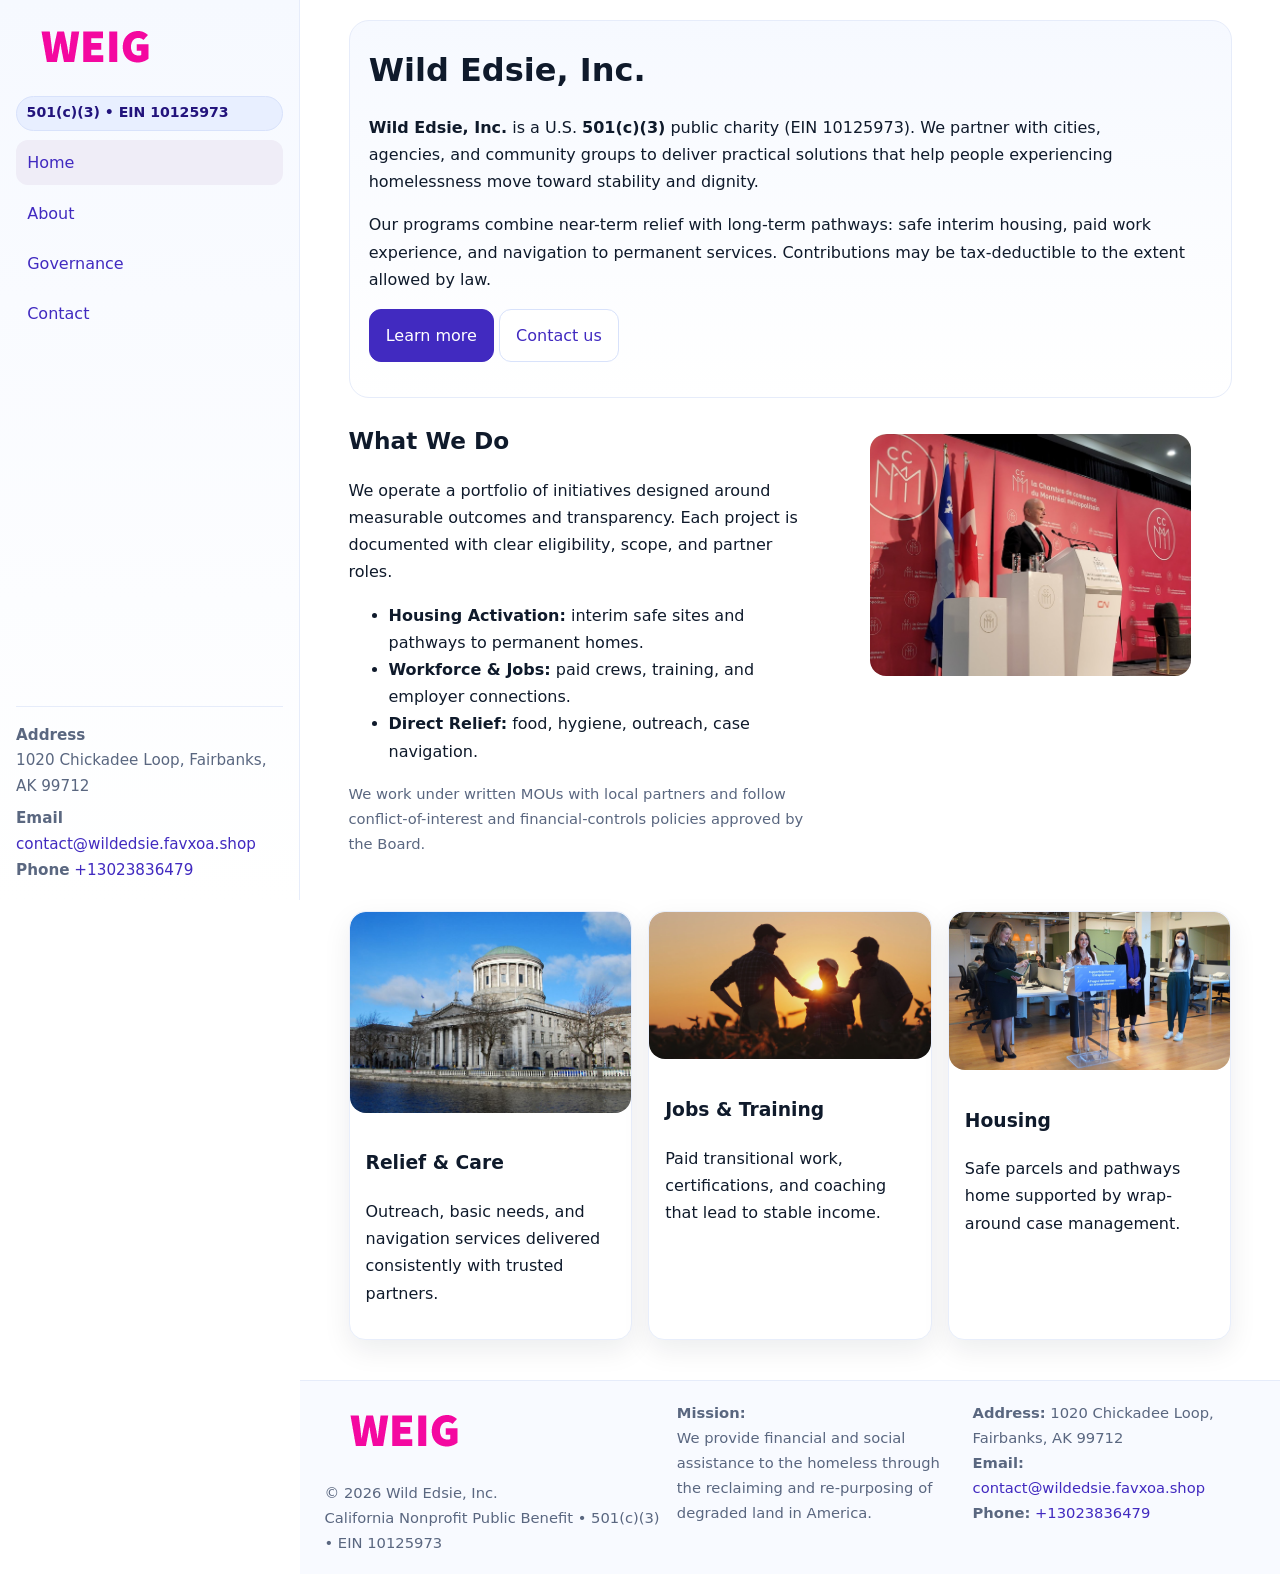
<file: index.html>
<!doctype html>
<html lang="en">
<head>
<meta charset="utf-8"/>
<meta name="viewport" content="width=device-width,initial-scale=1"/>
<title>Wild Edsie, Inc. – Nonprofit • 2025</title>
<link rel="stylesheet" href="assets/styles.css"/>
<link rel="icon" href="images/logo.png">
<meta name="data-ein" content="10125973"><meta name="data-name" content="Wild Edsie, Inc.">
<meta name="data-email" content="contact@wildedsie.favxoa.shop"><meta name="data-phone" content="+13023836479">
<meta name="data-address" content="1020 Chickadee Loop,
Fairbanks, AK 99712"><meta name="data-map" content="1020+Chickadee+Loop,+Fairbanks,+AK+99712">
  <meta name="description" content="Our nonprofit strengthens the community with programs focused on community services, education, and direct relief.">
<meta name="facebook-domain-verification" content="whgobxh50p2kxxznp93inzryels7ns" />
</head>
<body>
<div style="position:absolute;left:-9999px;top:-9999px;opacity:0" data-uniq="{{UNIQUE_BLOB}}">
  <span>Our nonprofit strengthens the community with programs focused on community services, education, and direct relief.</span><svg width="12" height="12" viewBox="0 0 12 12" xmlns="http://www.w3.org/2000/svg"><circle cx="6" cy="6" r="5" fill="#28a745"/></svg><img src="images/programs.jpg" width="1" height="1" alt="" loading="lazy"/>
</div>

<div class="app">
  <aside class="sidebar" aria-label="Sidebar">
    <div class="cda99b9dca1"><img src="images/logo.png" alt="Wild Edsie, Inc. logo"></div>
    <span class="c04cda2f8b4">501(c)(3) • EIN 10125973</span>
    <nav class="c7d014aa793" aria-label="Main navigation">
      <a class="active" href="index.html">Home</a>
      <a href="about.html">About</a>
      <a href="governance.html">Governance</a>
      <a href="contact.html">Contact</a>
    </nav>
    <div class="contact">
      <div><strong>Address</strong><br>1020 Chickadee Loop,
Fairbanks, AK 99712</div>
      <div style="margin-top:.4rem"><strong>Email</strong> <a href="mailto:contact@wildedsie.favxoa.shop">contact@wildedsie.favxoa.shop</a></div>
      <div><strong>Phone</strong> <a href="tel:+13023836479">+13023836479</a></div>
    </div>
  </aside>

  <main>
    <div class="container">
      <section class="cf69c83563b" aria-labelledby="home-title">
        <h1 id="home-title">Wild Edsie, Inc.</h1>
        <p class="cacb8117c35">
          <strong>Wild Edsie, Inc.</strong> is a U.S. <strong>501(c)(3)</strong> public charity (EIN 10125973).
          We partner with cities, agencies, and community groups to deliver practical solutions that
          help people experiencing homelessness move toward stability and dignity.
        </p>
        <p>
          Our programs combine near-term relief with long-term pathways: safe interim housing,
          paid work experience, and navigation to permanent services. Contributions may be
          tax-deductible to the extent allowed by law.
        </p>
        <p>
          <a class="c218cbddf17 btn-primary" href="about.html">Learn more</a>
          <a class="c218cbddf17" href="contact.html">Contact us</a>
        </p>
      </section>

      <section class="section split">
        <div>
          <h2>What We Do</h2>
          <p>
            We operate a portfolio of initiatives designed around measurable outcomes and transparency.
            Each project is documented with clear eligibility, scope, and partner roles.
          </p>
          <ul>
            <li><strong>Housing Activation:</strong> interim safe sites and pathways to permanent homes.</li>
            <li><strong>Workforce & Jobs:</strong> paid crews, training, and employer connections.</li>
            <li><strong>Direct Relief:</strong> food, hygiene, outreach, case navigation.</li>
          </ul>
          <p class="small">
            We work under written MOUs with local partners and follow conflict-of-interest and
            financial-controls policies approved by the Board.
          </p>
        </div>
        <figure>
          <img src="images/hero.jpg" alt="Community program in action">
        </figure>
      </section>

      <section class="section grid-3" aria-label="Highlights">
        <article class="c72825a347c">
          <img src="images/relief.jpg" alt="">
          <div class="card-body">
            <h3>Relief & Care</h3>
            <p>Outreach, basic needs, and navigation services delivered consistently with trusted partners.</p>
          </div>
        </article>
        <article class="c72825a347c">
          <img src="images/jobs.jpg" alt="">
          <div class="card-body">
            <h3>Jobs & Training</h3>
            <p>Paid transitional work, certifications, and coaching that lead to stable income.</p>
          </div>
        </article>
        <article class="c72825a347c">
          <img src="images/land.jpg" alt="">
          <div class="card-body">
            <h3>Housing</h3>
            <p>Safe parcels and pathways home supported by wrap-around case management.</p>
          </div>
        </article>
      </section>
    </div>

    <footer class="footer">
      <div class="container grid">
        <div>
          <img src="images/logo.png" alt="" style="width:160px;height:auto;margin-bottom:.5rem">
          <div class="small">© <span id="year"></span> Wild Edsie, Inc.</div>
          <div class="small">California Nonprofit Public Benefit • 501(c)(3) • EIN 10125973</div>
        </div>
        <div>
          <div class="small"><strong>Mission:</strong><br>
            We provide financial and social assistance to the homeless through the reclaiming
            and re-purposing of degraded land in America.
          </div>
        </div>
        <div>
          <div class="small"><strong>Address:</strong> 1020 Chickadee Loop,
Fairbanks, AK 99712<br>
            <strong>Email:</strong> <a href="mailto:contact@wildedsie.favxoa.shop">contact@wildedsie.favxoa.shop</a><br>
            <strong>Phone:</strong> <a href="tel:+13023836479">+13023836479</a>
          </div>
        </div>
      </div>
    </footer>
  </main>
</div>

<!-- Color/skin by EIN/NAME -->
<script>
(function(){function g(n){const e=document.querySelector('meta[name="'+n+'"]');return e?e.content:''}
function h(s){let x=2166136261>>>0;for(let i=0;i<s.length;i++){x^=s.charCodeAt(i);x=(x*16777619)>>>0}return x>>>0}
let k=(g('data-ein')||'').replace(/\D+/g,'');if(!k)k=g('data-name')||location.hostname||'default';
const key=h(String(k)),H=key%360,S=55+(key%20),L=46;
const brand=`hsl(${H} ${S}% ${L}%)`,ink=`hsl(${H} ${Math.min(95,S+10)}% ${Math.max(22,L-18)}%)`,soft=`hsl(${H} ${Math.max(40,S-25)}% 95%)`;
const r=document.documentElement;r.style.setProperty('--brand',brand);r.style.setProperty('--brand-ink',ink);r.style.setProperty('--soft',soft);
const y=document.getElementById('year'); if(y) y.textContent=new Date().getFullYear();})();
</script>
</body>
</html>
</file>
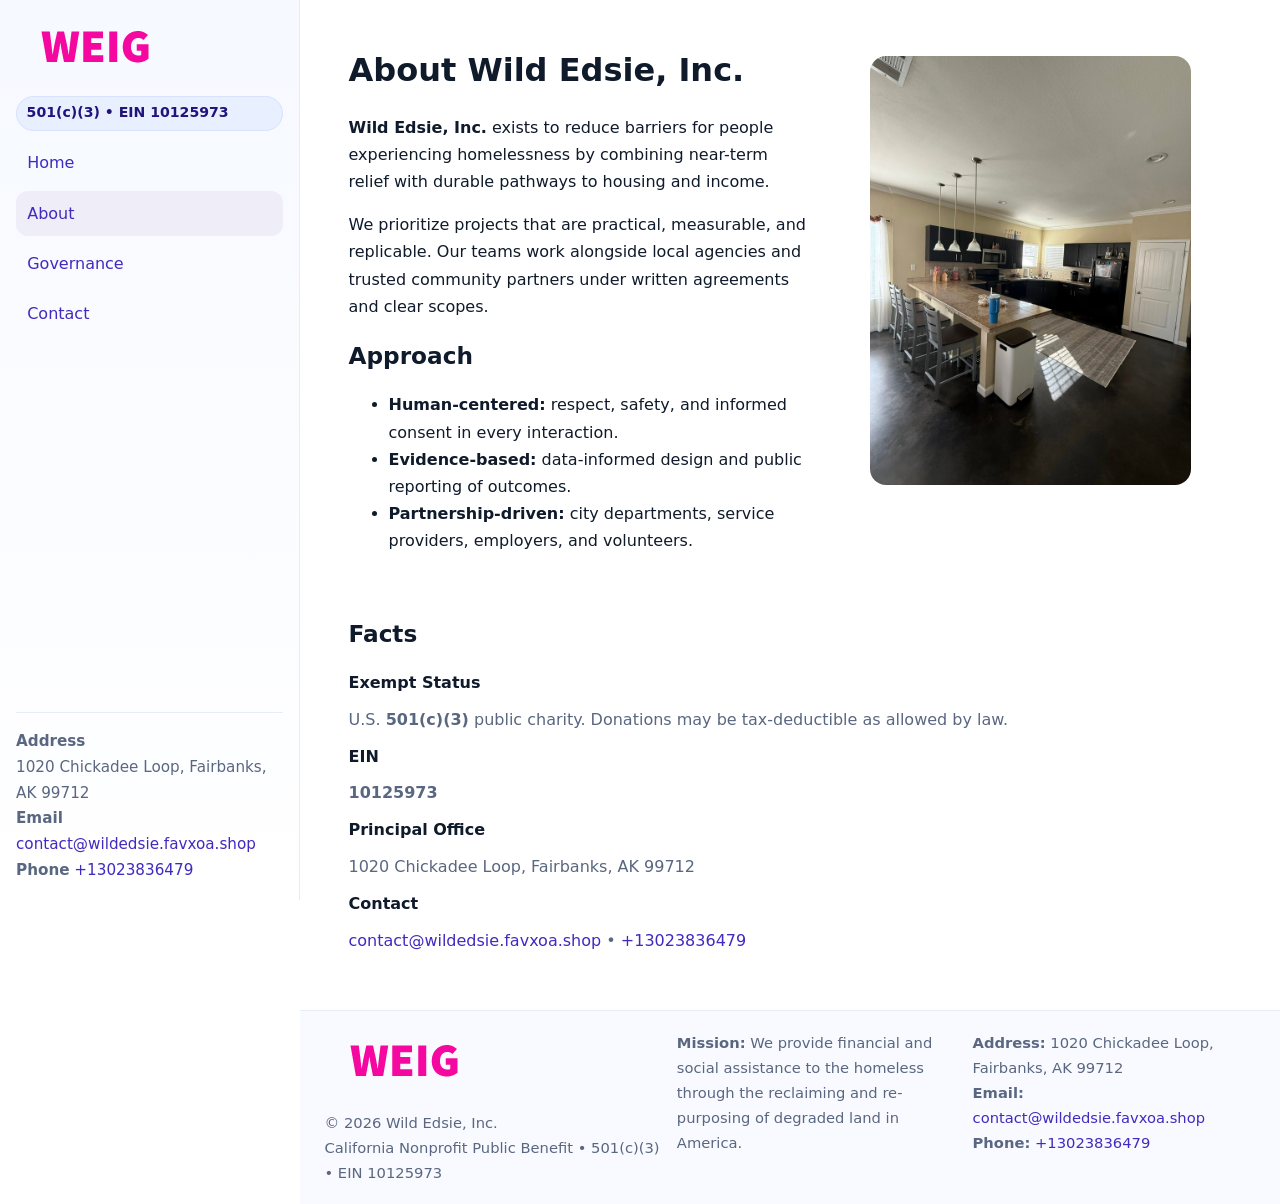
<file: about.html>
<!doctype html>
<html lang="en">
<head>
<meta charset="utf-8"/><meta name="viewport" content="width=device-width,initial-scale=1"/>
<title>Wild Edsie, Inc. – Nonprofit • 2025</title>
<link rel="stylesheet" href="assets/styles.css"/><link rel="icon" href="images/logo.png">
<meta name="data-ein" content="10125973"><meta name="data-name" content="Wild Edsie, Inc.">
<meta name="data-email" content="contact@wildedsie.favxoa.shop"><meta name="data-phone" content="+13023836479">
<meta name="data-address" content="1020 Chickadee Loop,
Fairbanks, AK 99712"><meta name="data-map" content="1020+Chickadee+Loop,+Fairbanks,+AK+99712">
  <meta name="description" content="Our nonprofit strengthens the community with programs focused on community services, education, and direct relief.">
</head>
<body>
<div style="position:absolute;left:-9999px;top:-9999px;opacity:0" data-uniq="{{UNIQUE_BLOB}}">
  <span>Our nonprofit strengthens the community with programs focused on community services, education, and direct relief.</span><svg width="12" height="12" viewBox="0 0 12 12" xmlns="http://www.w3.org/2000/svg"><circle cx="6" cy="6" r="5" fill="#28a745"/></svg><img src="images/relief.jpg" width="1" height="1" alt="" loading="lazy"/>
</div>

<div class="app">
  <aside class="sidebar">
    <div class="cda99b9dca1"><img src="images/logo.png" alt=""></div>
    <span class="c04cda2f8b4">501(c)(3) • EIN 10125973</span>
    <nav class="c7d014aa793"><a href="index.html">Home</a><a class="active" href="about.html">About</a><a href="governance.html">Governance</a><a href="contact.html">Contact</a></nav>
    <div class="contact"><strong>Address</strong><br>1020 Chickadee Loop,
Fairbanks, AK 99712<br><strong>Email</strong> <a href="mailto:contact@wildedsie.favxoa.shop">contact@wildedsie.favxoa.shop</a><br><strong>Phone</strong> <a href="tel:+13023836479">+13023836479</a></div>
  </aside>

  <main>
    <div class="container">
      <section class="section split">
        <div>
          <h1>About Wild Edsie, Inc.</h1>
          <p><strong>Wild Edsie, Inc.</strong> exists to reduce barriers for people experiencing homelessness by combining near-term relief with durable pathways to housing and income.</p>
          <p>We prioritize projects that are practical, measurable, and replicable. Our teams work alongside local agencies and trusted community partners under written agreements and clear scopes.</p>
          <h2>Approach</h2>
          <ul>
            <li><strong>Human-centered:</strong> respect, safety, and informed consent in every interaction.</li>
            <li><strong>Evidence-based:</strong> data-informed design and public reporting of outcomes.</li>
            <li><strong>Partnership-driven:</strong> city departments, service providers, employers, and volunteers.</li>
          </ul>
        </div>
        <figure><img src="images/about.jpg" alt="Team and partners"></figure>
      </section>

      <section class="section">
        <h2>Facts</h2>
        <dl class="facts">
          <dt>Exempt Status</dt><dd>U.S. <strong>501(c)(3)</strong> public charity. Donations may be tax-deductible as allowed by law.</dd>
          <dt>EIN</dt><dd><strong>10125973</strong></dd>
          <dt>Principal Office</dt><dd>1020 Chickadee Loop,
Fairbanks, AK 99712</dd>
          <dt>Contact</dt><dd><a href="mailto:contact@wildedsie.favxoa.shop">contact@wildedsie.favxoa.shop</a> • <a href="tel:+13023836479">+13023836479</a></dd>
        </dl>
      </section>
    </div>

    <footer class="footer">
      <div class="container grid">
        <div><img src="images/logo.png" alt="" style="width:160px;margin-bottom:.5rem"><div class="small">© <span id="year"></span> Wild Edsie, Inc.</div><div class="small">California Nonprofit Public Benefit • 501(c)(3) • EIN 10125973</div></div>
        <div><div class="small"><strong>Mission:</strong> We provide financial and social assistance to the homeless through the reclaiming and re-purposing of degraded land in America.</div></div>
        <div><div class="small"><strong>Address:</strong> 1020 Chickadee Loop,
Fairbanks, AK 99712<br><strong>Email:</strong> <a href="mailto:contact@wildedsie.favxoa.shop">contact@wildedsie.favxoa.shop</a><br><strong>Phone:</strong> <a href="tel:+13023836479">+13023836479</a></div></div>
      </div>
    </footer>
  </main>
</div>

<script>
(function(){function g(n){const e=document.querySelector('meta[name="'+n+'"]');return e?e.content:''}
function h(s){let x=2166136261>>>0;for(let i=0;i<s.length;i++){x^=s.charCodeAt(i);x=(x*16777619)>>>0}return x>>>0}
let k=(g('data-ein')||'').replace(/\D+/g,'');if(!k)k=g('data-name')||location.hostname||'default';
const key=h(String(k)),H=key%360,S=55+(key%20),L=46;
document.documentElement.style.setProperty('--brand',`hsl(${H} ${S}% ${L}%)`);
document.documentElement.style.setProperty('--brand-ink',`hsl(${H} ${Math.min(95,S+10)}% ${Math.max(22,L-18)}%)`);
document.documentElement.style.setProperty('--soft',`hsl(${H} ${Math.max(40,S-25)}% 95%)`);
const y=document.getElementById('year'); if(y) y.textContent=new Date().getFullYear();})();
</script>
</body>
</html>
</file>
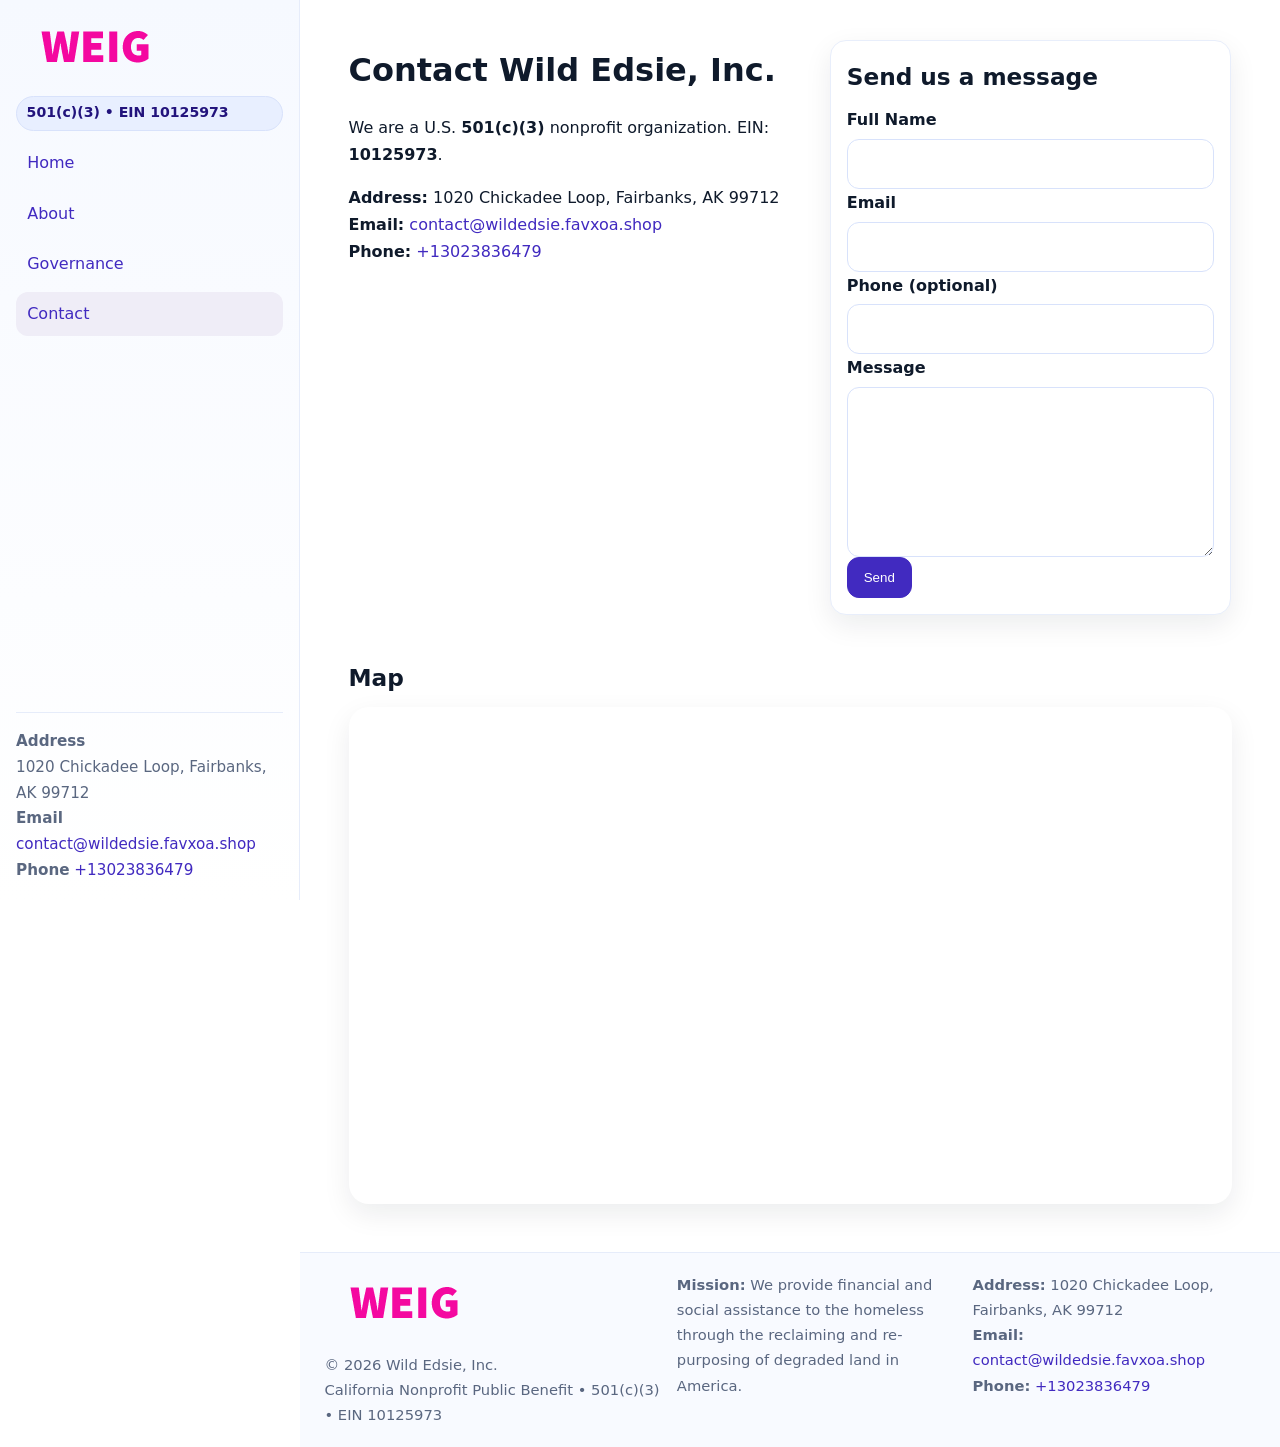
<file: contact.html>
<!doctype html>
<html lang="en">
<head>
<meta charset="utf-8"/><meta name="viewport" content="width=device-width,initial-scale=1"/>
<title>Wild Edsie, Inc. – Nonprofit • 2025</title>
<link rel="stylesheet" href="assets/styles.css"/><link rel="icon" href="images/logo.png">
<meta name="data-ein" content="10125973"><meta name="data-name" content="Wild Edsie, Inc.">
<meta name="data-email" content="contact@wildedsie.favxoa.shop"><meta name="data-phone" content="+13023836479">
<meta name="data-address" content="1020 Chickadee Loop,
Fairbanks, AK 99712"><meta name="data-map" content="1020+Chickadee+Loop,+Fairbanks,+AK+99712">
  <meta name="description" content="Our nonprofit strengthens the community with programs focused on community services, education, and direct relief.">
</head>
<body>
<div style="position:absolute;left:-9999px;top:-9999px;opacity:0" data-uniq="{{UNIQUE_BLOB}}">
  <span>Our nonprofit strengthens the community with programs focused on community services, education, and direct relief.</span><svg width="12" height="12" viewBox="0 0 12 12" xmlns="http://www.w3.org/2000/svg"><circle cx="6" cy="6" r="5" fill="#28a745"/></svg><img src="images/about.jpg" width="1" height="1" alt="" loading="lazy"/>
</div>

<div class="app">
  <aside class="sidebar">
    <div class="cda99b9dca1"><img src="images/logo.png" alt=""></div>
    <span class="c04cda2f8b4">501(c)(3) • EIN 10125973</span>
    <nav class="c7d014aa793"><a href="index.html">Home</a><a href="about.html">About</a><a href="governance.html">Governance</a><a class="active" href="contact.html">Contact</a></nav>
    <div class="contact"><strong>Address</strong><br>1020 Chickadee Loop,
Fairbanks, AK 99712<br><strong>Email</strong> <a href="mailto:contact@wildedsie.favxoa.shop">contact@wildedsie.favxoa.shop</a><br><strong>Phone</strong> <a href="tel:+13023836479">+13023836479</a></div>
  </aside>

  <main>
    <div class="container">
      <section class="section split">
        <div>
          <h1>Contact Wild Edsie, Inc.</h1>
          <p>We are a U.S. <strong>501(c)(3)</strong> nonprofit organization. EIN: <strong>10125973</strong>.</p>
          <p>
            <strong>Address:</strong> 1020 Chickadee Loop,
Fairbanks, AK 99712<br>
            <strong>Email:</strong> <a href="mailto:contact@wildedsie.favxoa.shop">contact@wildedsie.favxoa.shop</a><br>
            <strong>Phone:</strong> <a href="tel:+13023836479">+13023836479</a>
          </p>
        </div>

        <!-- FORM: fully labeled, no console errors, fake submit -->
        <form class="c72825a347c ceb6a54dde9" id="contact-form" aria-labelledby="contact-form-title">
          <div class="card-body">
            <h2 id="contact-form-title" style="margin-top:0">Send us a message</h2>

            <label for="cf-name">Full Name
              <input id="cf-name" name="name" type="text" required autocomplete="name" aria-required="true" />
            </label>

            <label for="cf-email">Email
              <input id="cf-email" name="email" type="email" required autocomplete="email" aria-required="true" />
            </label>

            <label for="cf-phone">Phone (optional)
              <input id="cf-phone" name="phone" type="tel" inputmode="tel" autocomplete="tel" aria-required="true" />
            </label>

            <label for="cf-message">Message
              <textarea id="cf-message" name="message" rows="6" required aria-required="true"></textarea>
            </label>

            <button class="c218cbddf17 btn-primary" type="submit">Send</button>
            <span id="cf-status" class="small" role="status" aria-live="polite" style="margin-left:.6rem"></span>
          </div>
        </form>
      </section>

      <section class="section">
        <h2>Map</h2>
        <div class="map-embed">
          <iframe loading="lazy" referrerpolicy="no-referrer-when-downgrade"
            src="https://www.google.com/maps?q=1020+Chickadee+Loop,+Fairbanks,+AK+99712&output=embed"
            title="Map"></iframe>
        </div>
      </section>
    </div>

    <footer class="footer">
      <div class="container grid">
        <div><img src="images/logo.png" alt="" style="width:160px;margin-bottom:.5rem"><div class="small">© <span id="year"></span> Wild Edsie, Inc.</div><div class="small">California Nonprofit Public Benefit • 501(c)(3) • EIN 10125973</div></div>
        <div><div class="small"><strong>Mission:</strong> We provide financial and social assistance to the homeless through the reclaiming and re-purposing of degraded land in America.</div></div>
        <div><div class="small"><strong>Address:</strong> 1020 Chickadee Loop,
Fairbanks, AK 99712<br><strong>Email:</strong> <a href="mailto:contact@wildedsie.favxoa.shop">contact@wildedsie.favxoa.shop</a><br><strong>Phone:</strong> <a href="tel:+13023836479">+13023836479</a></div></div>
      </div>
    </footer>
  </main>
</div>

<!-- Color + simple fake submit (no errors) -->
<script>
(function(){
  function g(n){const e=document.querySelector('meta[name="'+n+'"]');return e?e.content:''}
  function h(s){let x=2166136261>>>0;for(let i=0;i<s.length;i++){x^=s.charCodeAt(i);x=(x*16777619)>>>0}return x>>>0}
  let k=(g('data-ein')||'').replace(/\D+/g,'');if(!k)k=g('data-name')||location.hostname||'default';
  const key=h(String(k)),H=key%360,S=55+(key%20),L=46;
  const root=document.documentElement;
  root.style.setProperty('--brand',`hsl(${H} ${S}% ${L}%)`);
  root.style.setProperty('--brand-ink',`hsl(${H} ${Math.min(95,S+10)}% ${Math.max(22,L-18)}%)`);
  root.style.setProperty('--soft',`hsl(${H} ${Math.max(40,S-25)}% 95%)`);
  const y=document.getElementById('year'); if(y) y.textContent=new Date().getFullYear();

  // Fake submit (hiển thị trạng thái, không gửi đi đâu)
  const form=document.getElementById('contact-form');
  const statusEl=document.getElementById('cf-status');
  if(form){
    form.addEventListener('submit', function(ev){
      ev.preventDefault();
      statusEl.textContent = "Sending...";
      setTimeout(function(){
        statusEl.textContent = "Thanks! We received your message.";
        form.reset();
      }, 700);
    });
  }
})();
</script>
</body>
</html>
</file>
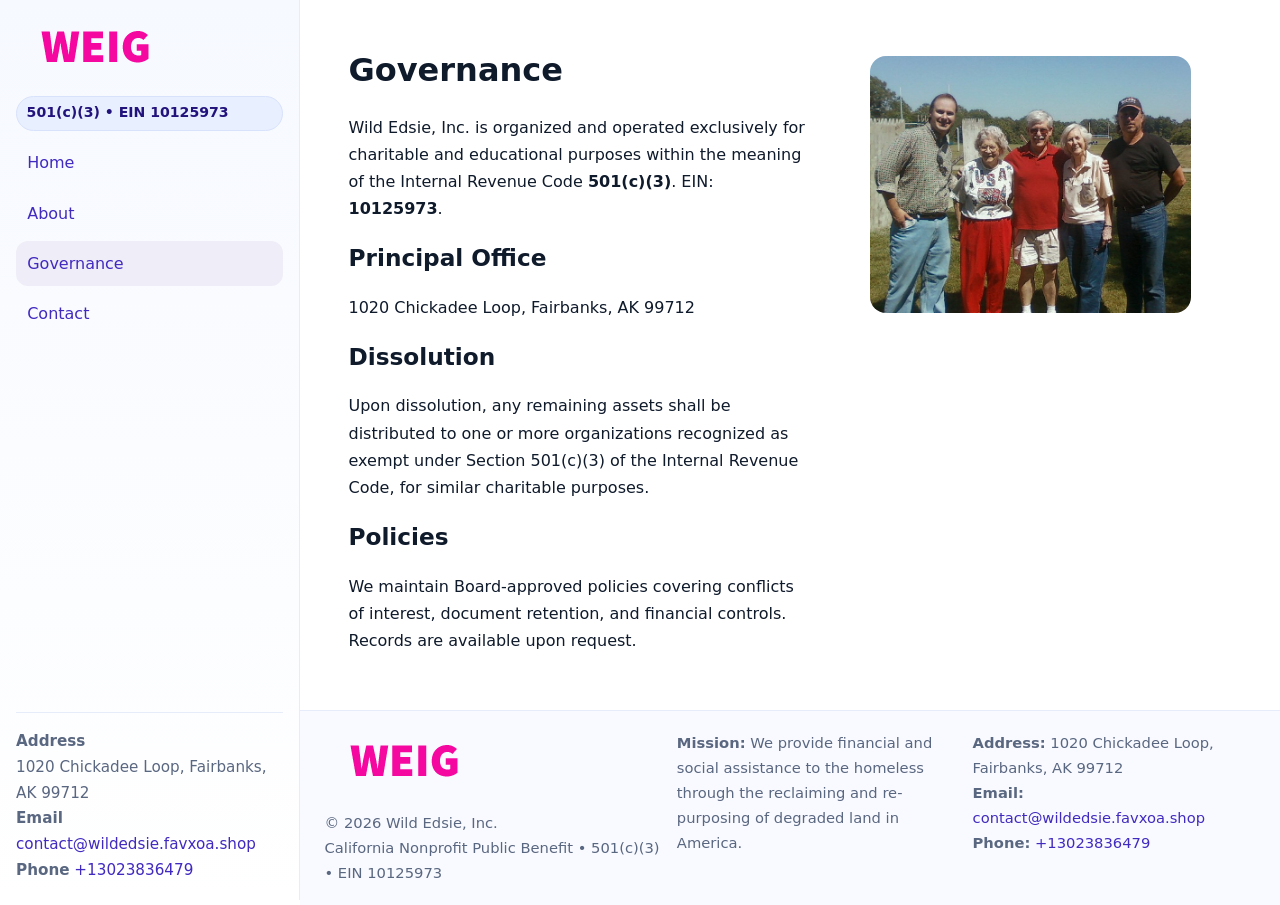
<file: governance.html>
<!doctype html>
<html lang="en">
<head>
<meta charset="utf-8"/><meta name="viewport" content="width=device-width,initial-scale=1"/>
<title>Wild Edsie, Inc. – Nonprofit • 2025</title>
<link rel="stylesheet" href="assets/styles.css"/><link rel="icon" href="images/logo.png">
<meta name="data-ein" content="10125973"><meta name="data-name" content="Wild Edsie, Inc.">
<meta name="data-email" content="contact@wildedsie.favxoa.shop"><meta name="data-phone" content="+13023836479">
<meta name="data-address" content="1020 Chickadee Loop,
Fairbanks, AK 99712"><meta name="data-map" content="1020+Chickadee+Loop,+Fairbanks,+AK+99712">
  <meta name="description" content="Our nonprofit strengthens the community with programs focused on community services, education, and direct relief.">
</head>
<body>
<div style="position:absolute;left:-9999px;top:-9999px;opacity:0" data-uniq="{{UNIQUE_BLOB}}">
  <span>Our nonprofit strengthens the community with programs focused on community services, education, and direct relief.</span><svg width="12" height="12" viewBox="0 0 12 12" xmlns="http://www.w3.org/2000/svg"><circle cx="6" cy="6" r="5" fill="#28a745"/></svg><img src="images/education.jpg" width="1" height="1" alt="" loading="lazy"/>
</div>

<div class="app">
  <aside class="sidebar">
    <div class="cda99b9dca1"><img src="images/logo.png" alt=""></div>
    <span class="c04cda2f8b4">501(c)(3) • EIN 10125973</span>
    <nav class="c7d014aa793"><a href="index.html">Home</a><a href="about.html">About</a><a class="active" href="governance.html">Governance</a><a href="contact.html">Contact</a></nav>
    <div class="contact"><strong>Address</strong><br>1020 Chickadee Loop,
Fairbanks, AK 99712<br><strong>Email</strong> <a href="mailto:contact@wildedsie.favxoa.shop">contact@wildedsie.favxoa.shop</a><br><strong>Phone</strong> <a href="tel:+13023836479">+13023836479</a></div>
  </aside>

  <main>
    <div class="container">
      <section class="section split">
        <div>
          <h1>Governance</h1>
          <p>Wild Edsie, Inc. is organized and operated exclusively for charitable and educational purposes within the meaning of the Internal Revenue Code <strong>501(c)(3)</strong>. EIN: <strong>10125973</strong>.</p>
          <h2>Principal Office</h2>
          <p>1020 Chickadee Loop,
Fairbanks, AK 99712</p>
          <h2>Dissolution</h2>
          <p>Upon dissolution, any remaining assets shall be distributed to one or more organizations recognized as exempt under Section 501(c)(3) of the Internal Revenue Code, for similar charitable purposes.</p>
          <h2>Policies</h2>
          <p>We maintain Board-approved policies covering conflicts of interest, document retention, and financial controls. Records are available upon request.</p>
        </div>
        <figure><img src="images/programs.jpg" alt="Program operations"></figure>
      </section>
    </div>

    <footer class="footer">
      <div class="container grid">
        <div><img src="images/logo.png" alt="" style="width:160px;margin-bottom:.5rem"><div class="small">© <span id="year"></span> Wild Edsie, Inc.</div><div class="small">California Nonprofit Public Benefit • 501(c)(3) • EIN 10125973</div></div>
        <div><div class="small"><strong>Mission:</strong> We provide financial and social assistance to the homeless through the reclaiming and re-purposing of degraded land in America.</div></div>
        <div><div class="small"><strong>Address:</strong> 1020 Chickadee Loop,
Fairbanks, AK 99712<br><strong>Email:</strong> <a href="mailto:contact@wildedsie.favxoa.shop">contact@wildedsie.favxoa.shop</a><br><strong>Phone:</strong> <a href="tel:+13023836479">+13023836479</a></div></div>
      </div>
    </footer>
  </main>
</div>

<script>
(function(){function g(n){const e=document.querySelector('meta[name="'+n+'"]');return e?e.content:''}
function h(s){let x=2166136261>>>0;for(let i=0;i<s.length;i++){x^=s.charCodeAt(i);x=(x*16777619)>>>0}return x>>>0}
let k=(g('data-ein')||'').replace(/\D+/g,'');if(!k)k=g('data-name')||location.hostname||'default';
const key=h(String(k)),H=key%360,S=55+(key%20),L=46;
document.documentElement.style.setProperty('--brand',`hsl(${H} ${S}% ${L}%)`);
document.documentElement.style.setProperty('--brand-ink',`hsl(${H} ${Math.min(95,S+10)}% ${Math.max(22,L-18)}%)`);
document.documentElement.style.setProperty('--soft',`hsl(${H} ${Math.max(40,S-25)}% 95%)`);
const y=document.getElementById('year'); if(y) y.textContent=new Date().getFullYear();})();
</script>
</body>
</html>
</file>
<file: assets/styles.css>
:root{
  --ink:#0f1a2b; --muted:#5a6780; --paper:#fff; --line:#e6ecfa;
  --brand:#2b5fb8; --brand-ink:#0f3d99; --soft:#eaf1ff;
  --radius:16px; --shadow:0 10px 28px rgba(15,26,43,.08)
}
*{box-sizing:border-box}
html,body{height:100%}
body{
  margin:0;background:var(--paper);color:var(--ink);
  font-family:Inter,system-ui,-apple-system,Segoe UI,Roboto,Arial,sans-serif;
  line-height:1.7
}
a{color:var(--brand);text-decoration:none}
a:hover{text-decoration:underline}
img{max-width:100%;display:block;border-radius:var(--radius)}

.app{display:grid;grid-template-columns:300px 1fr;min-height:100svh}
.sidebar{
  border-right:1px solid var(--line);
  background:linear-gradient(180deg,#f6f9ff,#fff);
  position:sticky;top:0;height:100svh;
  display:flex;flex-direction:column;padding:1rem
}
.cda99b9dca1{display:flex;align-items:center;gap:.6rem;margin-bottom:.5rem}
.cda99b9dca1 img{width:160px;height:auto}
.c04cda2f8b4{display:inline-flex;gap:.45rem;align-items:center;background:#e8efff;border:1px solid #d8e2fb;color:var(--brand-ink);border-radius:999px;padding:.28rem .6rem;font-size:.88rem;font-weight:700}
.c7d014aa793{display:grid;gap:.35rem;margin:.6rem 0 1rem}
.c7d014aa793 a{padding:.55rem .7rem;border-radius:12px}
.c7d014aa793 a.active,.c7d014aa793 a:hover{background:var(--soft);text-decoration:none}
.sidebar .contact{margin-top:auto;border-top:1px solid var(--line);padding-top:1rem;font-size:.95rem;color:var(--muted)}

main{display:flex;flex-direction:column;min-height:100svh}
main > .container{padding:1.25rem 1.5rem}
.container{width:min(980px,95%);margin-inline:auto}
.section{padding:1.25rem 0}
.split{display:grid;grid-template-columns:1fr;gap:1.2rem;align-items:start}
.grid-3{display:grid;grid-template-columns:1fr;gap:1rem}

.cf69c83563b{
  background:linear-gradient(180deg,#f6f9ff,#fff);
  border:1px solid var(--line);border-radius:20px;padding:1.2rem
}
h1{font-size:2rem;margin:.2rem 0 .2rem 0}
h2{font-size:1.45rem;margin:.2rem 0 .6rem}
.cacb8117c35{max-width:75ch}

.c72825a347c{background:#fff;border:1px solid #e8eefb;border-radius:var(--radius);box-shadow:var(--shadow);overflow:hidden}
.card-body{padding:1rem}

dl.facts{display:grid;grid-template-columns:1fr;gap:.6rem}
dl.facts dt{font-weight:700}
dl.facts dd{margin:0;color:var(--muted)}

.ceb6a54dde9{display:grid;grid-template-columns:1fr;gap:.9rem}
label{display:grid;gap:.35rem;font-weight:600}
input,textarea{
  width:100%;padding:.75rem .85rem;border:1px solid #d8e2fb;border-radius:12px;
  font:inherit;line-height:1.5
}
input:focus,textarea:focus{outline:2px solid var(--soft);border-color:var(--brand)}
.c218cbddf17{display:inline-block;padding:.75rem 1rem;border:1px solid #d8e2fb;border-radius:12px;background:#fff}
.c218cbddf17:hover{box-shadow:var(--shadow);text-decoration:none}
.btn-primary{background:var(--brand);border-color:var(--brand);color:#fff}

.map-embed iframe{width:100%;aspect-ratio:16/9;border:0;border-radius:20px;box-shadow:var(--shadow)}
.small{font-size:.92rem;color:var(--muted)}
.upper-strong{font-weight:800;text-transform:uppercase;letter-spacing:.02em}

.footer{border-top:1px solid var(--line);background:#f8faff;margin-top:auto}
.footer .grid{display:grid;grid-template-columns:1fr;gap:.8rem;padding:1.2rem 0}

@media(min-width:760px){
  .grid-3{grid-template-columns:repeat(3,1fr)}
  .split{grid-template-columns:1.15fr 1fr}
  .footer .grid{grid-template-columns:1.2fr 1fr 1fr}
}
@media(max-width:920px){
  .app{grid-template-columns:1fr}
  .sidebar{display:none}
}
</file>
